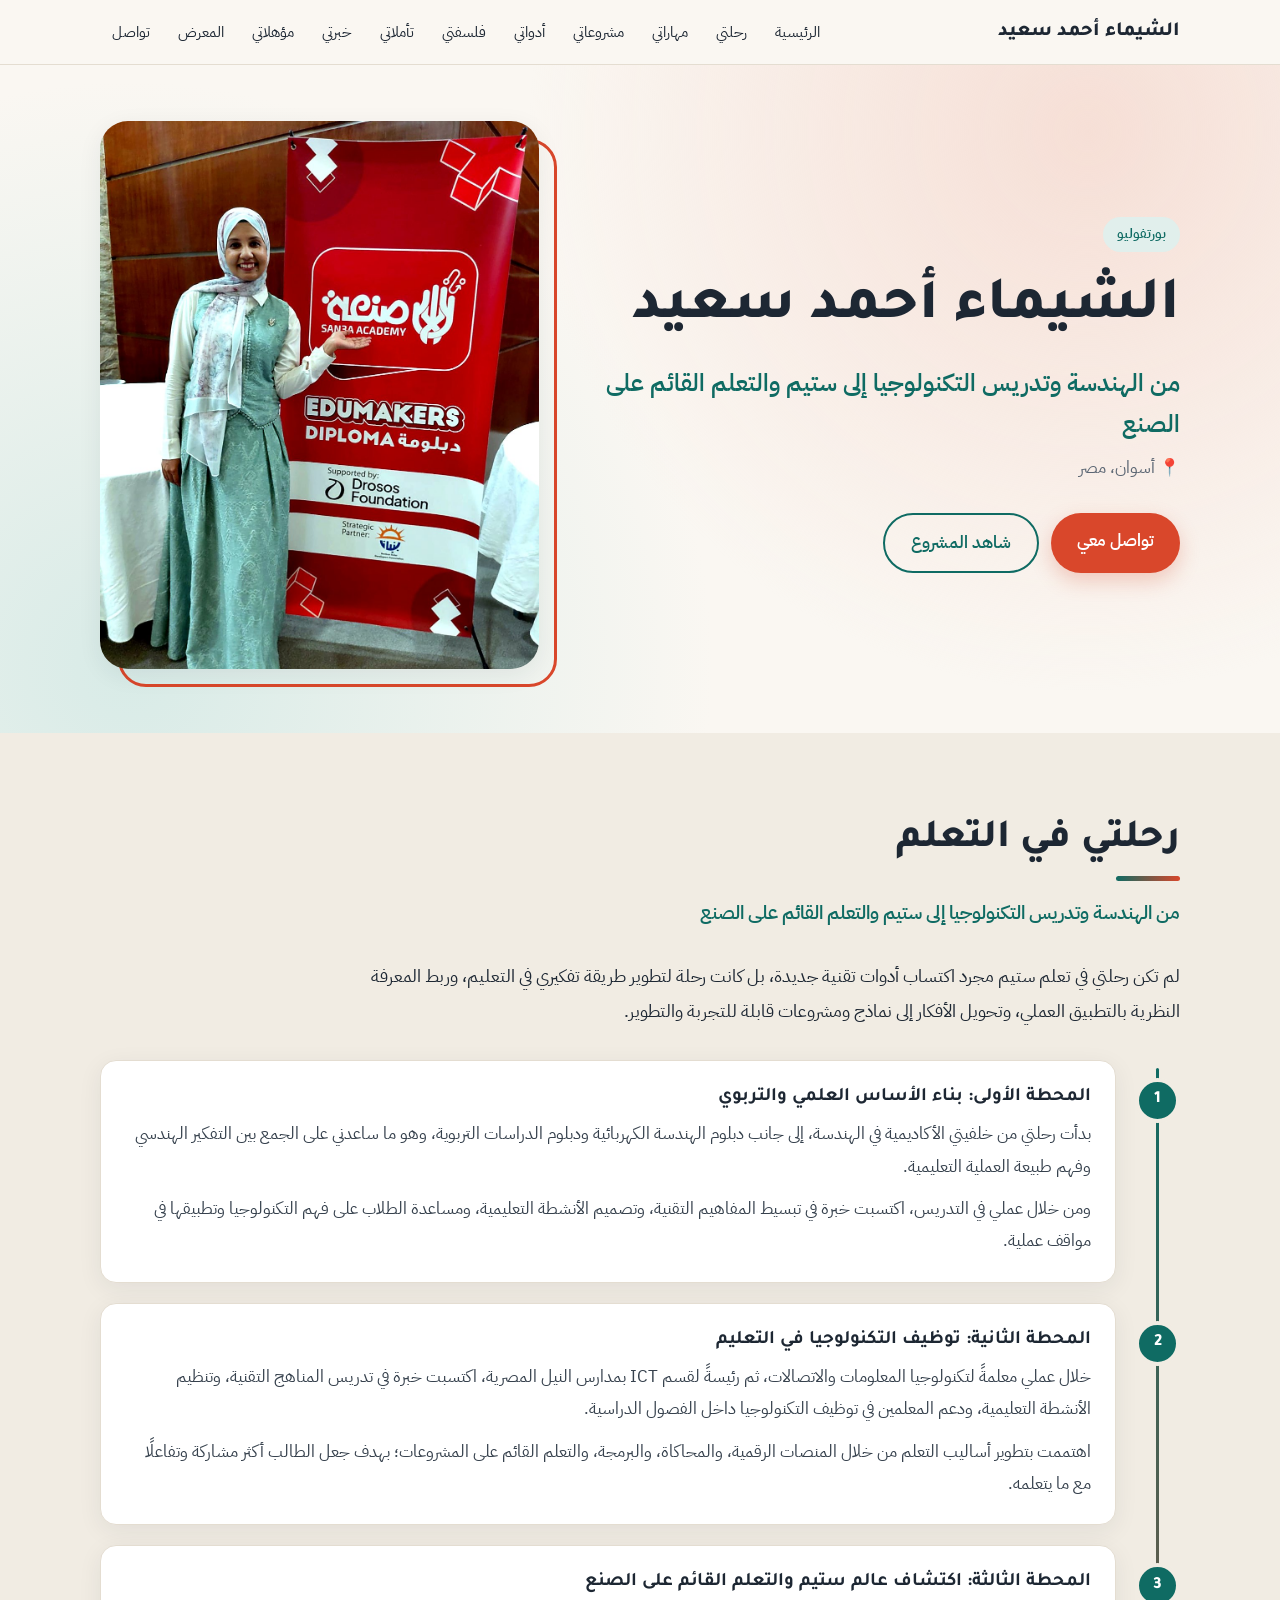
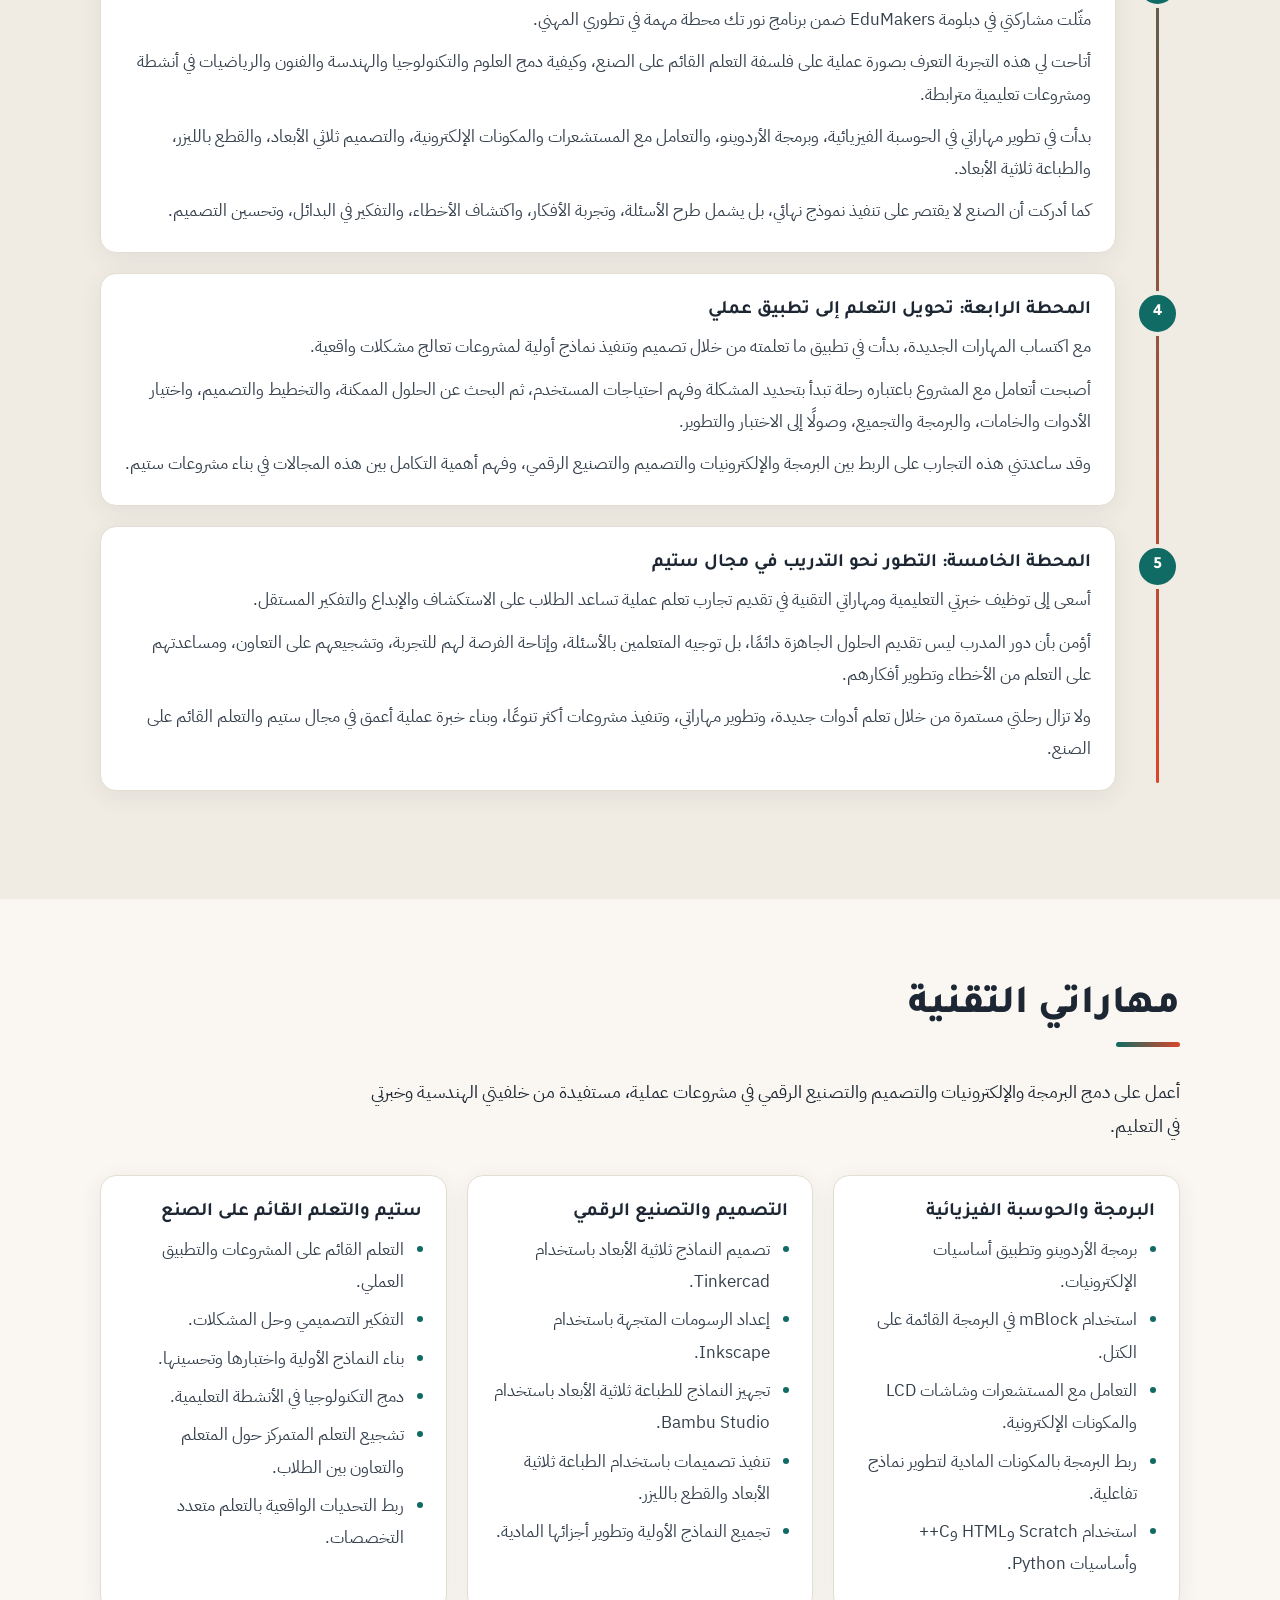
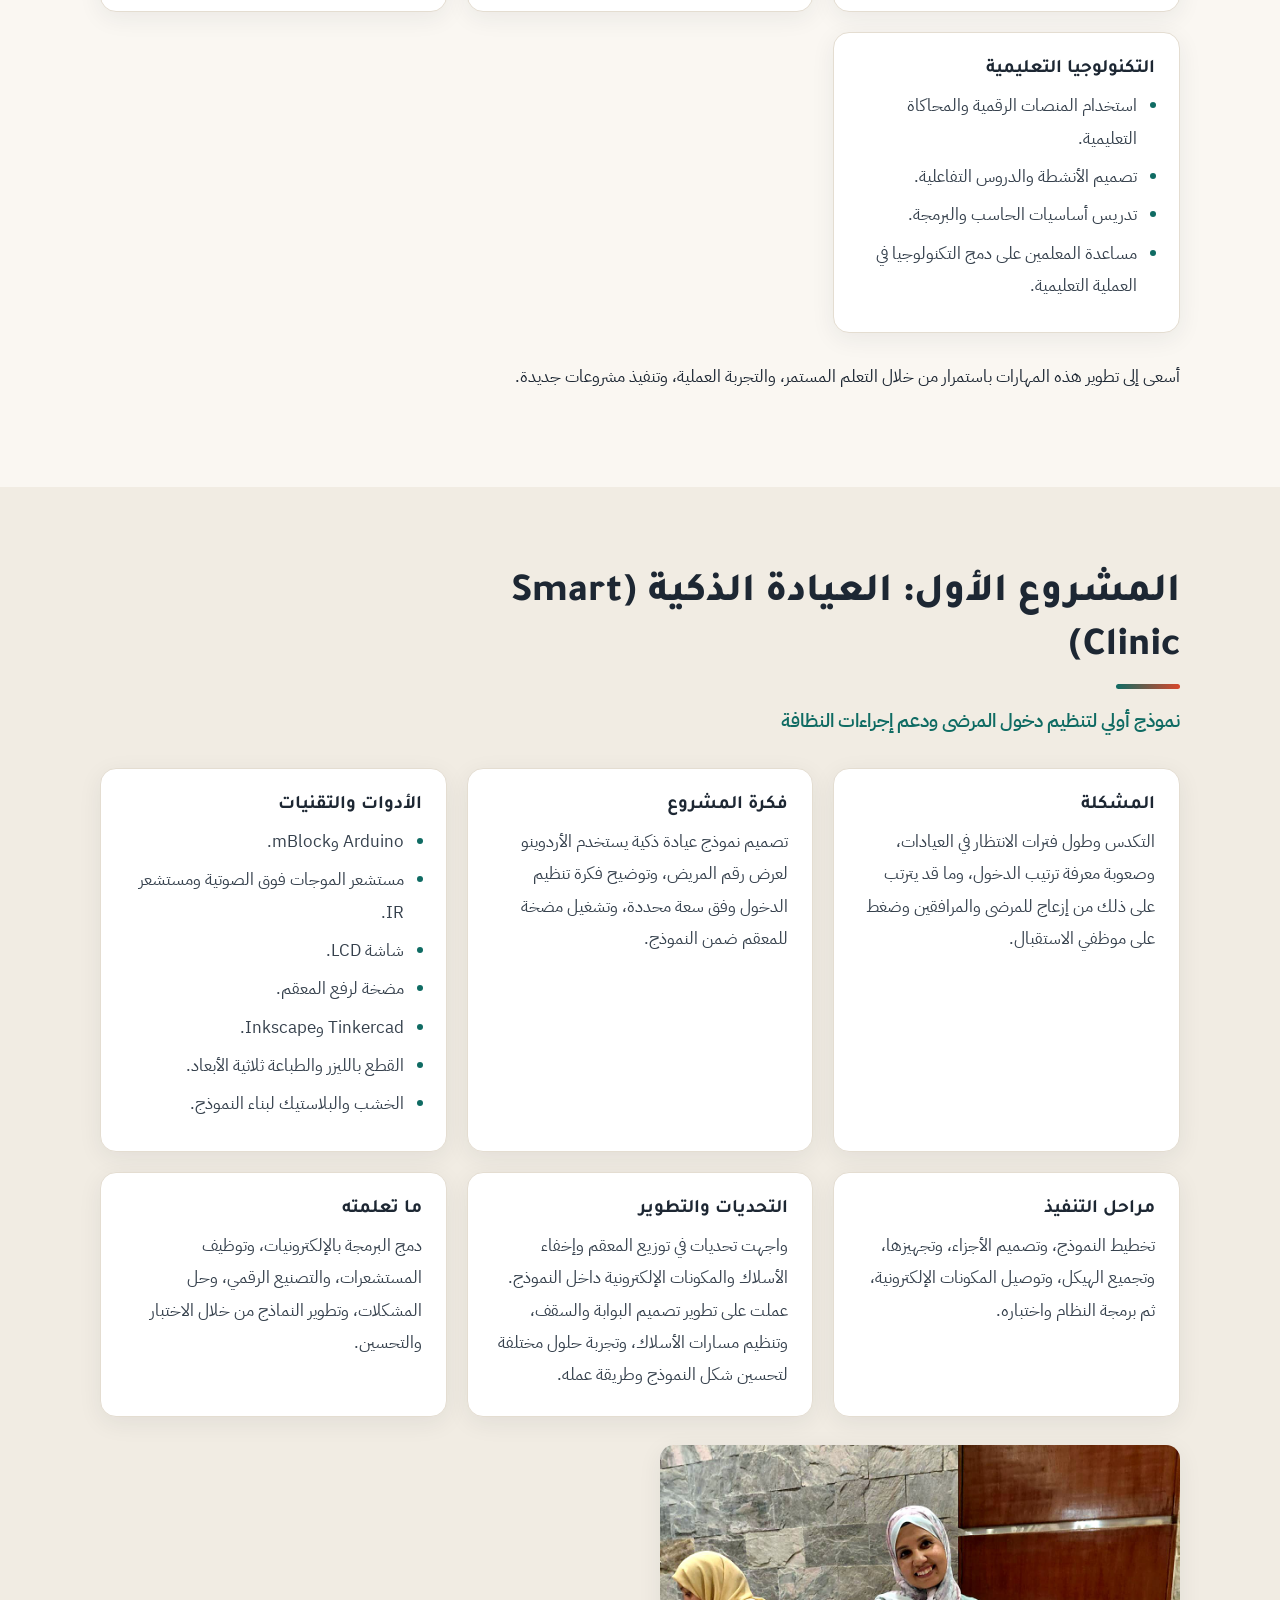
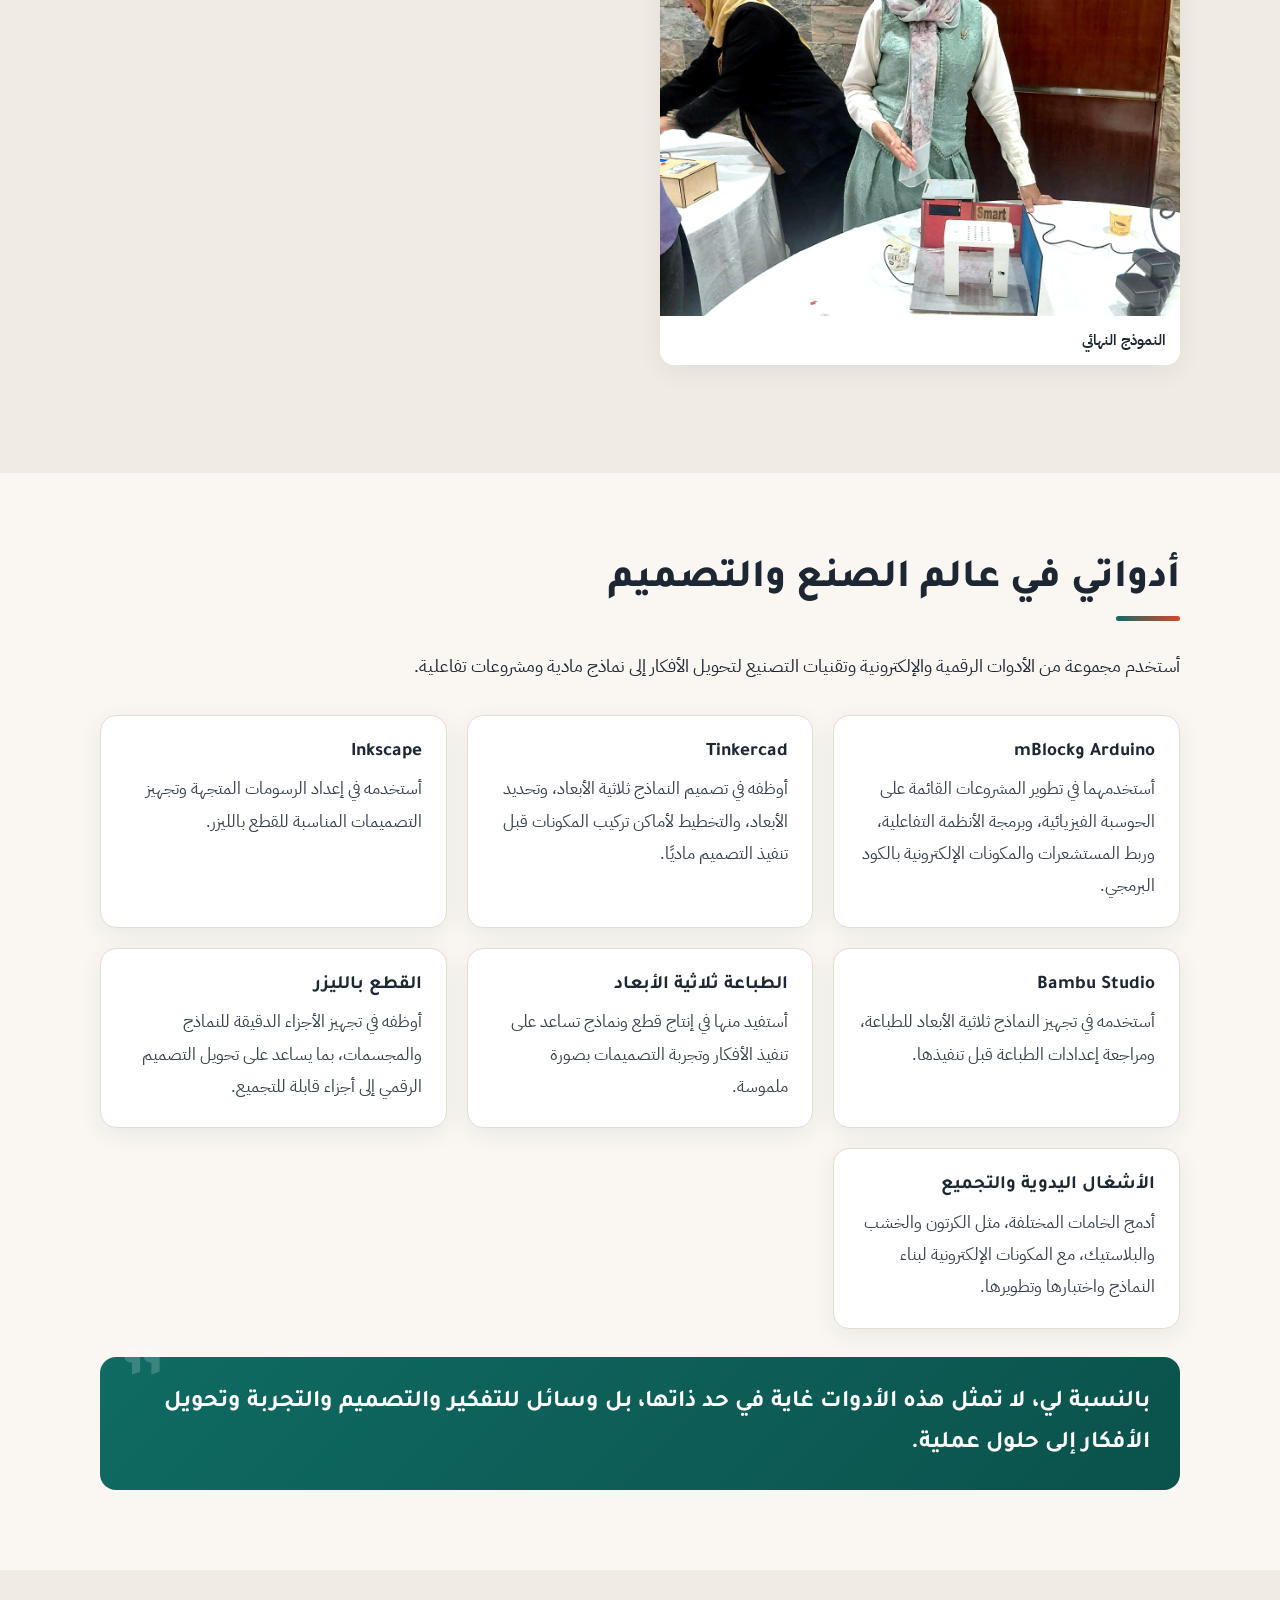
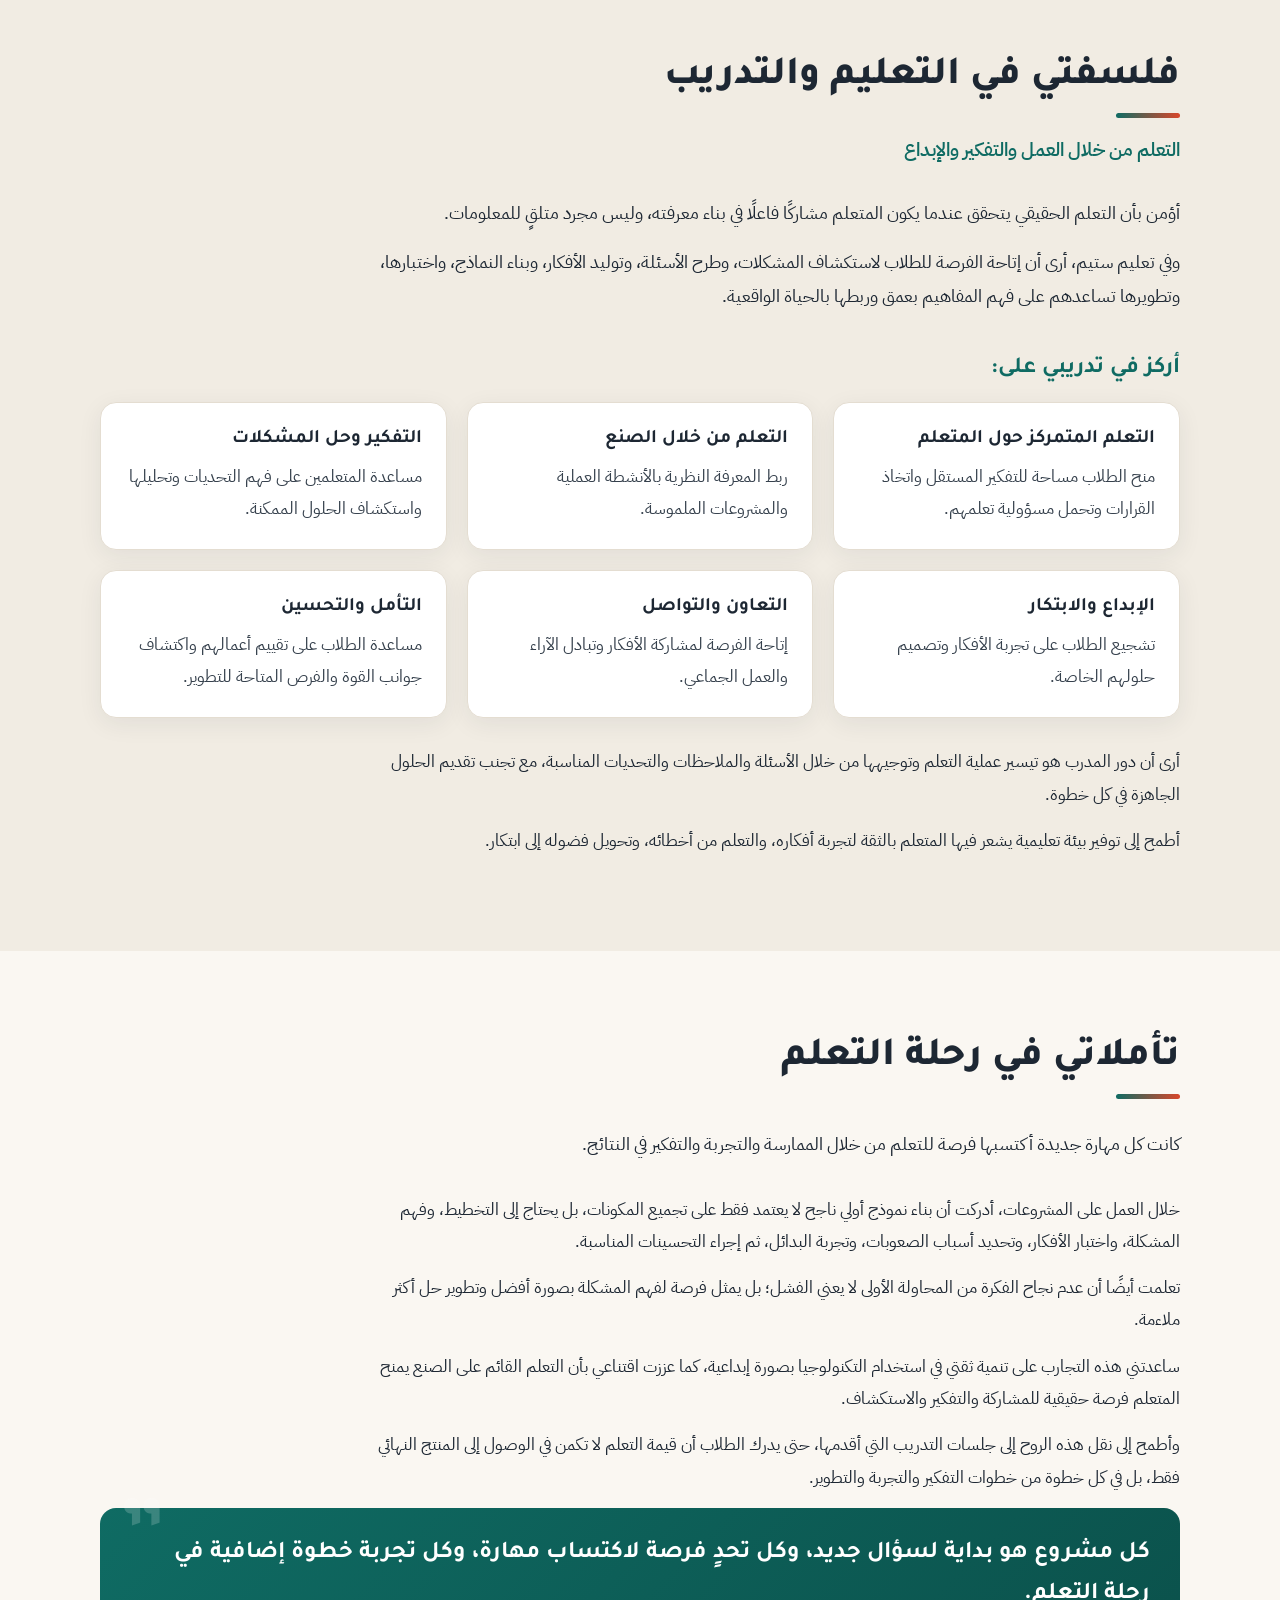
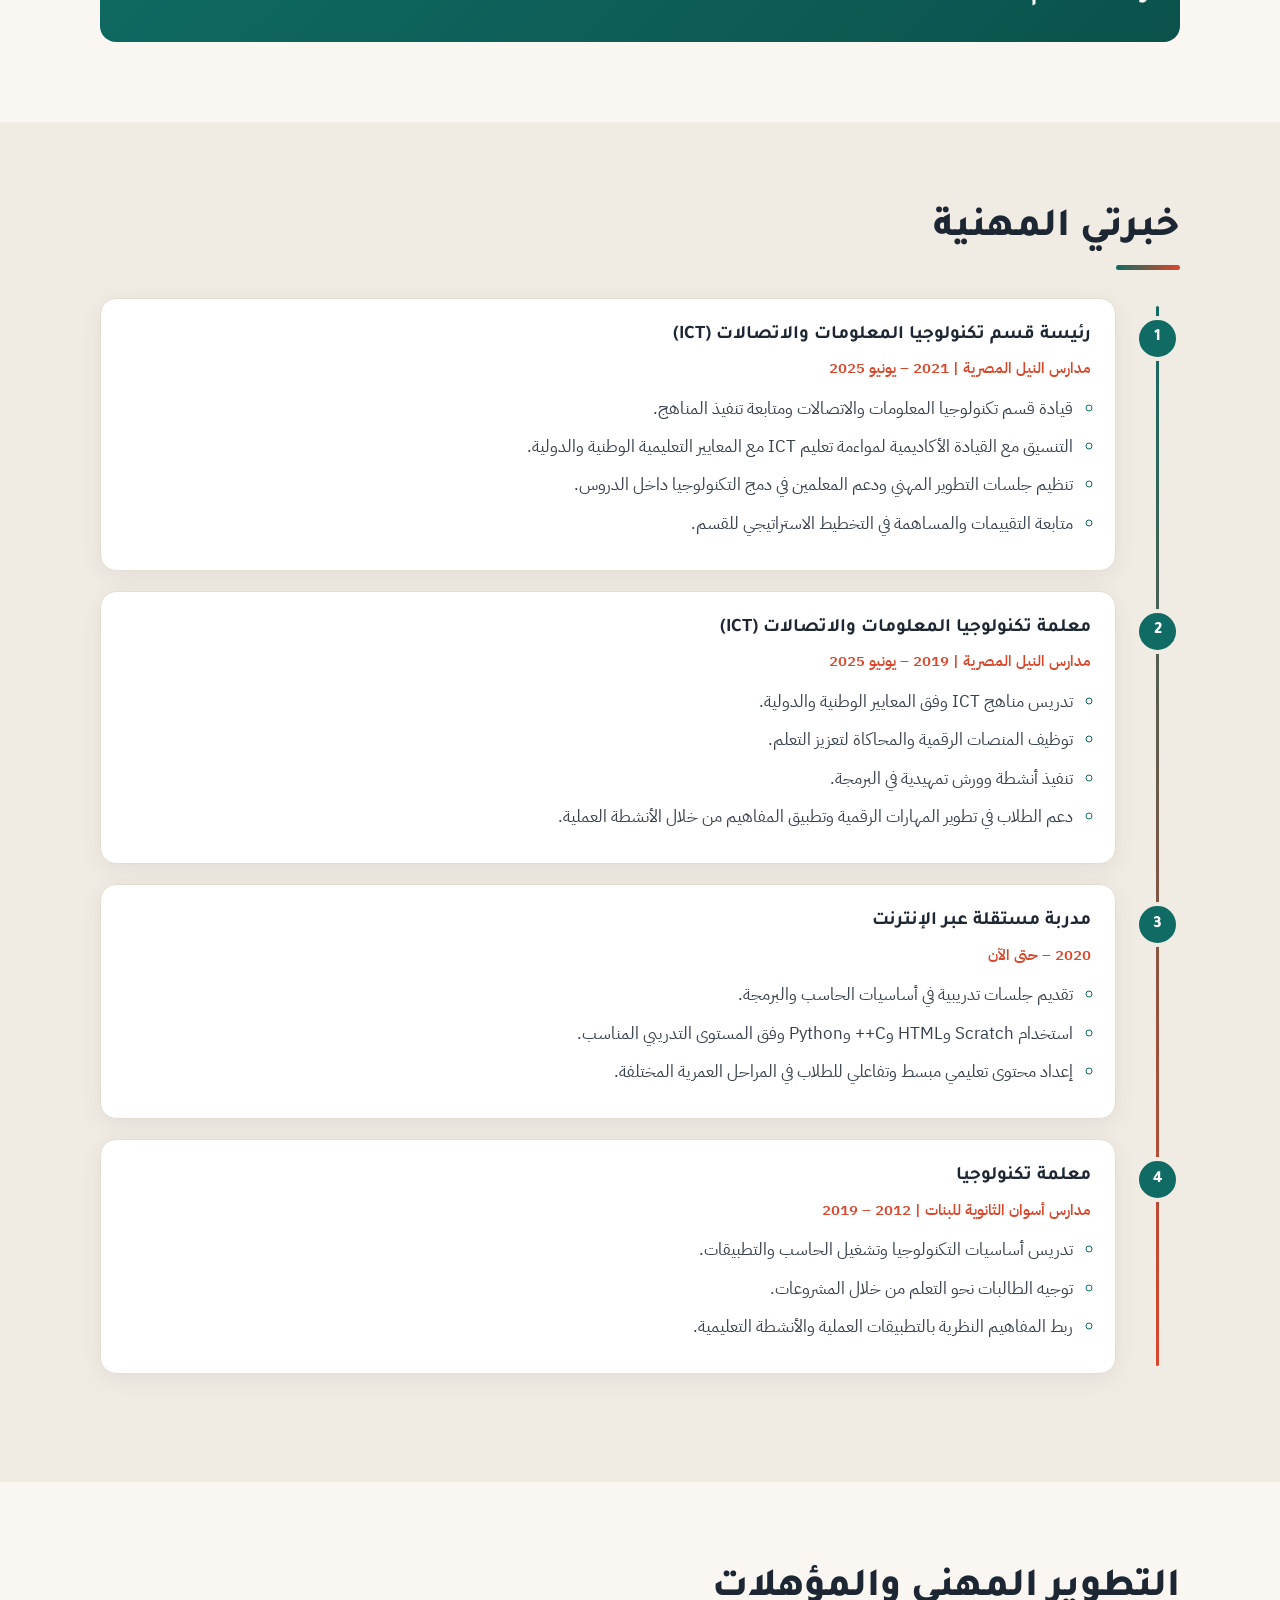
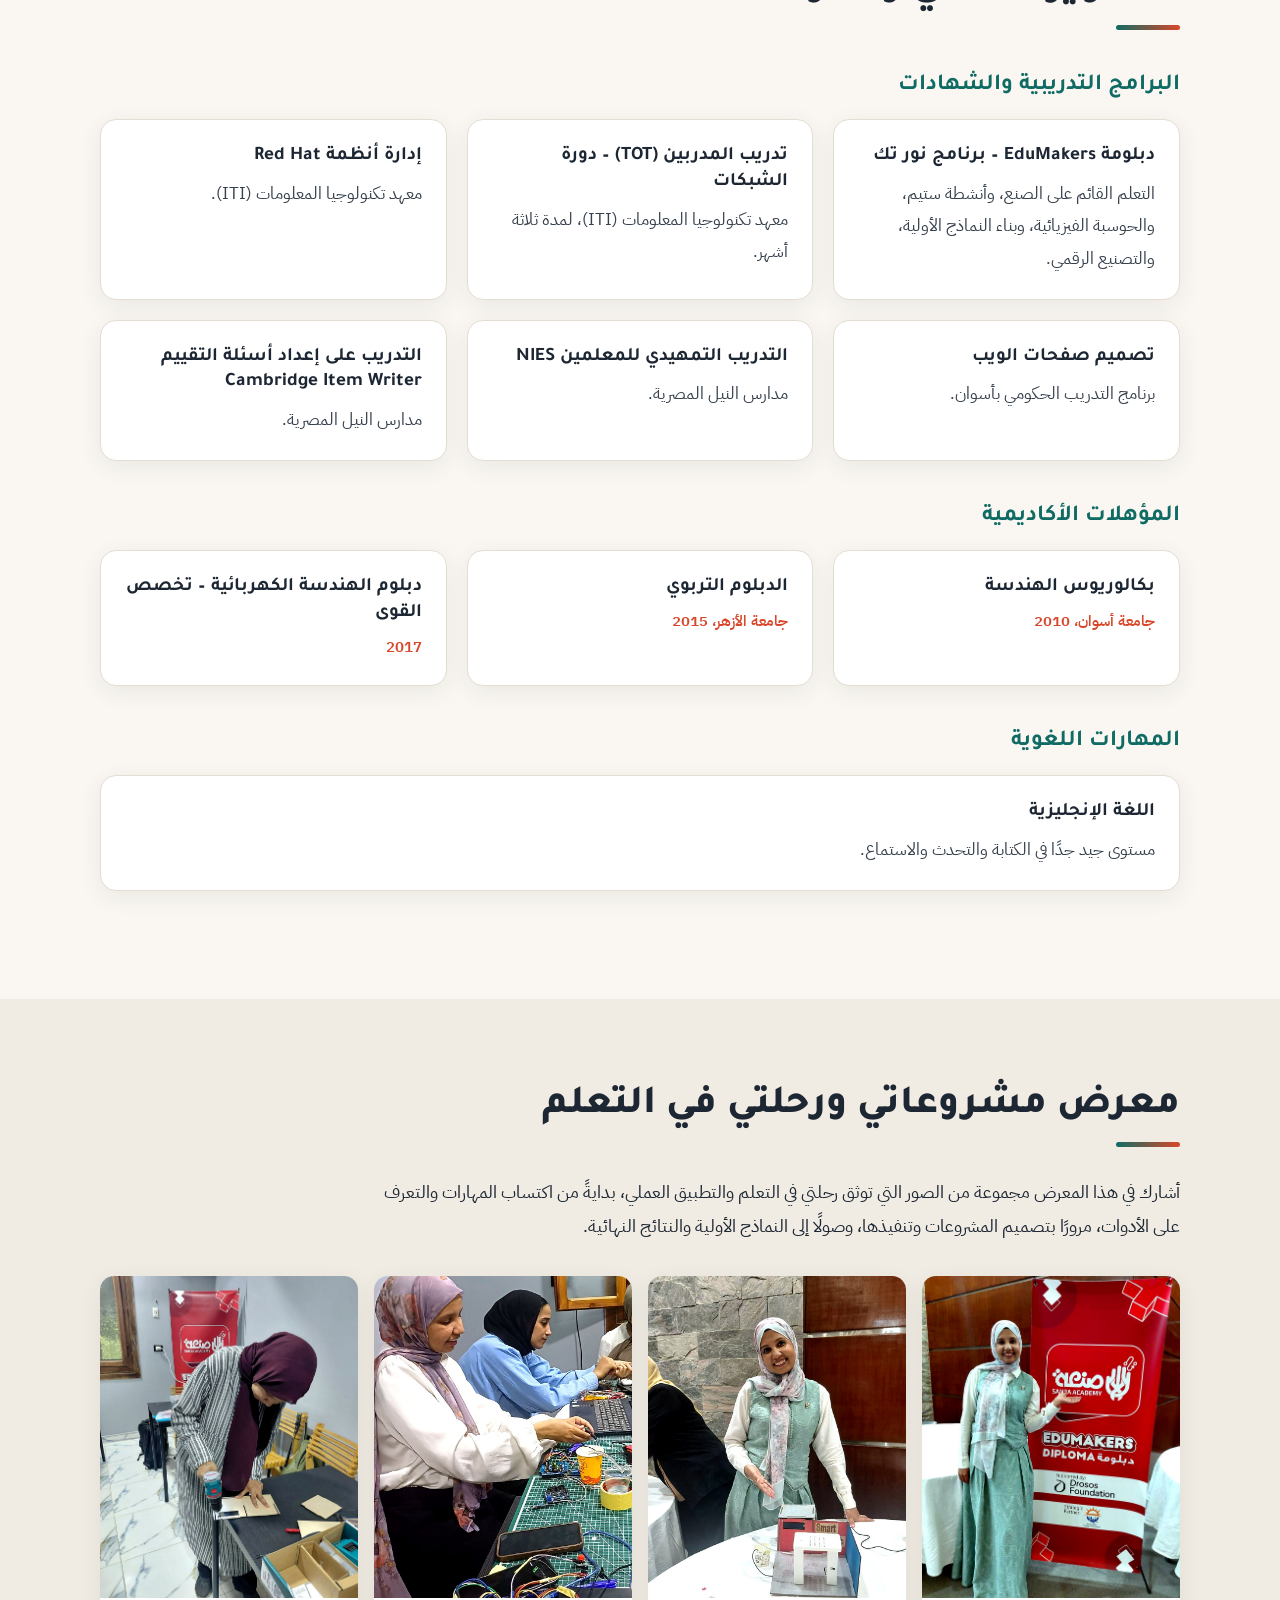
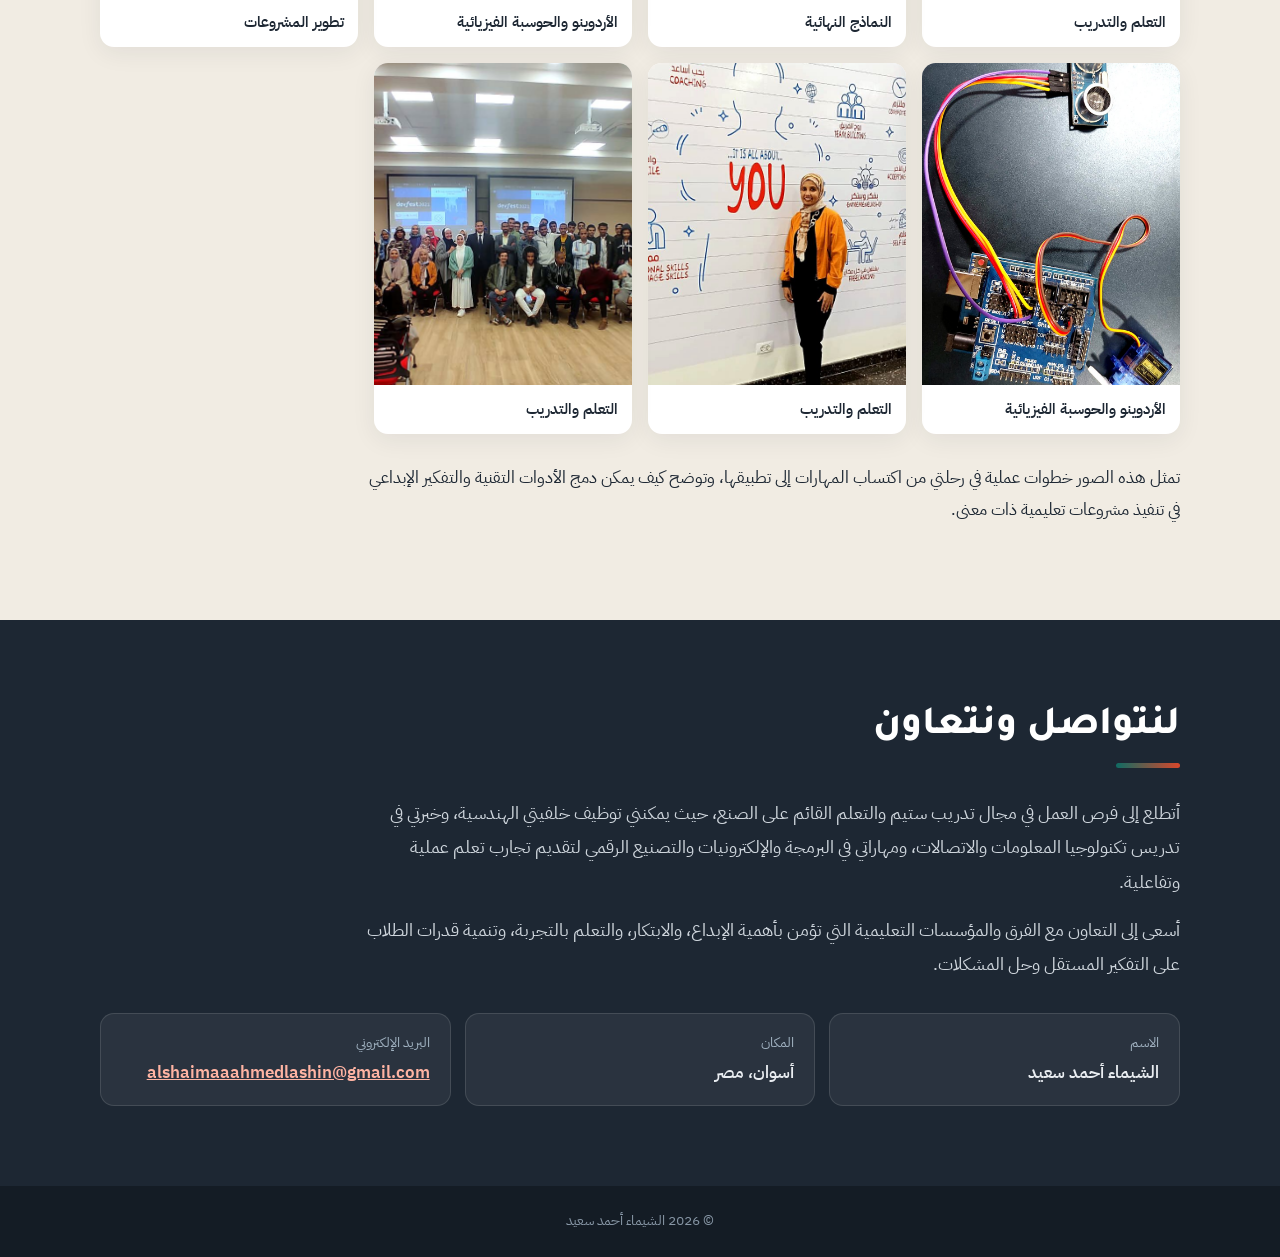
<file: index.html>
<!doctype html>
<html lang="ar" dir="rtl">
<head>
<meta charset="utf-8">
<meta name="viewport" content="width=device-width, initial-scale=1">
<title>الشيماء أحمد سعيد | بورتفوليو</title>
<meta name="description" content="بورتفوليو الشيماء أحمد سعيد: من الهندسة وتدريس التكنولوجيا إلى ستيم والتعلم القائم على الصنع.">
<meta property="og:title" content="الشيماء أحمد سعيد | بورتفوليو">
<meta property="og:description" content="من الهندسة وتدريس التكنولوجيا إلى ستيم والتعلم القائم على الصنع">
<meta property="og:image" content="images/01.jpg">
<link rel="preconnect" href="https://fonts.googleapis.com">
<link rel="preconnect" href="https://fonts.gstatic.com" crossorigin>
<link href="https://fonts.googleapis.com/css2?family=IBM+Plex+Sans+Arabic:wght@400;500;600&family=Tajawal:wght@700;800&display=swap" rel="stylesheet">
<link rel="stylesheet" href="style.css">
</head>
<body>
<header class="topbar">
  <div class="wrap topbar-in">
    <a href="#hero" class="brand" id="brand">الشيماء أحمد سعيد</a>
    <button class="menu-btn" id="menuBtn" aria-label="القائمة" aria-expanded="false"><span></span><span></span><span></span></button>
    <nav id="nav" class="nav"></nav>
  </div>
</header>
<main id="main"></main>
<footer class="footer"><div class="wrap" id="footer"></div></footer>
<div class="lightbox" id="lightbox" hidden>
  <button class="lb-close" id="lbClose" aria-label="إغلاق">×</button>
  <img id="lbImg" alt="">
  <p id="lbCap"></p>
</div>
<script src="content.js"></script>
<script src="app.js"></script>
</body>
</html>
</file>
<file: style.css>
:root{
  --bg:#faf7f2; --bg-alt:#f1ece3; --card:#ffffff; --ink:#1d2733; --muted:#5b6673;
  --primary:#0f6b63; --primary-soft:#e1efec; --accent:#d9472b; --line:#e4ddd1;
  --radius:16px; --shadow:0 6px 24px rgba(29,39,51,.07);
  --head:"Tajawal",system-ui,sans-serif; --body:"IBM Plex Sans Arabic",system-ui,sans-serif;
}
*{box-sizing:border-box}
html{scroll-behavior:smooth;scroll-padding-top:72px}
body{margin:0;background:var(--bg);color:var(--ink);font-family:var(--body);font-size:17px;line-height:1.9;-webkit-font-smoothing:antialiased}
img{max-width:100%;display:block}
a{color:var(--primary)}
.wrap{max-width:1120px;margin:0 auto;padding:0 20px}
h1,h2,h3,h4{font-family:var(--head);line-height:1.35;margin:0}

/* top bar */
.topbar{position:sticky;top:0;z-index:20;background:rgba(250,247,242,.92);backdrop-filter:blur(10px);border-bottom:1px solid var(--line)}
.topbar-in{display:flex;align-items:center;gap:16px;min-height:64px}
.brand{font-family:var(--head);font-weight:800;font-size:20px;color:var(--ink);text-decoration:none;white-space:nowrap}
.nav{display:flex;gap:4px;margin-inline-start:auto;flex-wrap:wrap}
.nav a{color:var(--ink);text-decoration:none;font-size:15px;padding:6px 12px;border-radius:999px;transition:background .2s}
.nav a:hover{background:var(--primary-soft);color:var(--primary)}
.menu-btn{display:none;margin-inline-start:auto;background:none;border:0;padding:10px;cursor:pointer}
.menu-btn span{display:block;width:24px;height:2px;background:var(--ink);margin:5px 0;border-radius:2px}

/* hero */
.hero{padding:56px 0 64px;background:radial-gradient(circle at 85% 10%,#f6dfd6 0,transparent 45%),radial-gradient(circle at 10% 90%,#d8ebe7 0,transparent 45%)}
.hero-in{display:grid;grid-template-columns:1.15fr .85fr;gap:48px;align-items:center}
.eyebrow{display:inline-block;background:var(--primary-soft);color:var(--primary);font-weight:600;font-size:14px;padding:4px 14px;border-radius:999px;margin-bottom:16px}
.hero h1{font-size:clamp(36px,6vw,60px);font-weight:800;color:var(--ink)}
.lead{font-size:clamp(19px,2.4vw,24px);color:var(--primary);font-weight:600;margin:14px 0 8px;line-height:1.7}
.loc{color:var(--muted);margin:0 0 28px}
.loc::before{content:"📍 ";}
.cta{display:flex;gap:12px;flex-wrap:wrap}
.btn{display:inline-block;padding:12px 26px;border-radius:999px;font-weight:600;text-decoration:none;transition:transform .15s,box-shadow .15s}
.btn:hover{transform:translateY(-2px)}
.btn.primary{background:var(--accent);color:#fff;box-shadow:0 8px 20px rgba(217,71,43,.25)}
.btn.ghost{border:2px solid var(--primary);color:var(--primary)}
.hero-photo{position:relative}
.hero-photo::before{content:"";position:absolute;inset:18px -18px -18px 18px;border:3px solid var(--accent);border-radius:28px;z-index:0}
.hero-photo img{position:relative;z-index:1;width:100%;aspect-ratio:4/5;object-fit:cover;object-position:30% 20%;border-radius:28px;box-shadow:var(--shadow)}

/* sections */
.sec{padding:80px 0}
.sec.alt{background:var(--bg-alt)}
.sec-head{margin-bottom:28px;max-width:760px}
.sec-head h2{font-size:clamp(28px,4vw,40px);font-weight:800;position:relative;padding-bottom:14px}
.sec-head h2::after{content:"";position:absolute;bottom:0;right:0;width:64px;height:5px;border-radius:5px;background:linear-gradient(90deg,var(--primary),var(--accent))}
.sec-sub{color:var(--primary);font-weight:600;font-size:19px;margin:14px 0 0}
.prose{max-width:820px}
.prose p{margin:0 0 14px}
.prose h3{font-size:22px;margin:0 0 10px}
.intro{font-size:18px;margin-bottom:32px}
h3.sub{font-size:23px;margin:40px 0 18px;color:var(--primary)}
h3.sub:first-child{margin-top:0}

.grid{display:grid;grid-template-columns:repeat(auto-fill,minmax(270px,1fr));gap:20px;margin:0 0 28px}
.grid.one{grid-template-columns:1fr}
.card{background:var(--card);border:1px solid var(--line);border-radius:var(--radius);padding:24px;box-shadow:var(--shadow);transition:transform .2s,box-shadow .2s}
.card:hover{transform:translateY(-3px);box-shadow:0 12px 30px rgba(29,39,51,.1)}
.card h4{font-size:19px;font-weight:700;margin-bottom:8px;color:var(--ink)}
.card .meta{color:var(--accent);font-weight:600;font-size:15px;margin:-2px 0 10px}
.card p{margin:0 0 10px;color:#36414d}
.card p:last-child{margin-bottom:0}
.card ul{margin:0;padding:0 18px 0 0}
.card li{margin-bottom:6px;color:#36414d}
.card li::marker{color:var(--primary)}
.card-img{border-radius:10px;margin-bottom:14px;aspect-ratio:16/10;object-fit:cover;width:100%}

/* timeline */
.timeline{list-style:none;margin:0 0 28px;padding:0;position:relative}
.timeline::before{content:"";position:absolute;top:8px;bottom:8px;right:21px;width:3px;background:linear-gradient(var(--primary),var(--accent));border-radius:3px}
.tl-item{position:relative;padding-right:64px;margin-bottom:20px}
.tl-dot{position:absolute;right:0;top:18px;width:45px;height:45px;border-radius:50%;background:var(--primary);color:#fff;font-family:var(--head);font-weight:800;display:grid;place-items:center;border:4px solid var(--bg);z-index:1}
.alt .tl-dot{border-color:var(--bg-alt)}

/* quote */
.quote{margin:12px 0 0;padding:26px 30px;border-radius:var(--radius);background:linear-gradient(135deg,var(--primary),#0b524c);color:#fff;font-family:var(--head);font-weight:700;font-size:clamp(19px,2.4vw,24px);line-height:1.7;position:relative}
.quote::before{content:"”";position:absolute;top:-8px;left:18px;font-size:90px;opacity:.18;line-height:1}

/* gallery */
.gallery{display:grid;grid-template-columns:repeat(auto-fill,minmax(240px,1fr));gap:16px;margin:0 0 28px}
.gallery figure{margin:0;background:var(--card);border-radius:14px;overflow:hidden;box-shadow:var(--shadow)}
.gallery.single{grid-template-columns:1fr;max-width:520px}
.gallery.single .ph img{aspect-ratio:auto}
.ph{display:block;width:100%;padding:0;border:0;background:none;cursor:zoom-in}
.ph{overflow:hidden}
.ph img{width:100%;aspect-ratio:4/5;object-fit:cover;transition:transform .35s}
.ph:hover img{transform:scale(1.03)}
.gallery figcaption{padding:10px 14px;font-size:15px;font-weight:600;color:var(--ink)}
.gallery figcaption small{display:block;font-weight:400;color:var(--muted)}

/* contact */
.sec-contact{background:var(--ink);color:#e9edf1}
.sec-contact .sec-head h2{color:#fff}
.sec-contact .prose{color:#cfd6dd}
.contact-box{display:grid;grid-template-columns:repeat(auto-fit,minmax(220px,1fr));gap:14px;margin-top:8px}
.ci{background:rgba(255,255,255,.06);border:1px solid rgba(255,255,255,.12);border-radius:14px;padding:16px 20px}
.ci span{display:block;font-size:14px;color:#9fb0bf}
.ci b{font-weight:600;font-size:17px;word-break:break-word}
.ci a{color:#ffb4a3}

.footer{background:#141c25;color:#8796a5;text-align:center;font-size:14px;padding:22px 0}

/* lightbox */
.lightbox{position:fixed;inset:0;z-index:50;background:rgba(10,14,20,.92);display:flex;flex-direction:column;align-items:center;justify-content:center;padding:20px}
.lightbox[hidden]{display:none}
.lightbox img{max-width:100%;max-height:82vh;border-radius:10px}
.lightbox p{color:#fff;margin:12px 0 0}
.lb-close{position:absolute;top:12px;left:16px;background:none;border:0;color:#fff;font-size:42px;cursor:pointer;line-height:1}

@media (max-width:900px){
  .menu-btn{display:block}
  .nav{display:none;position:absolute;top:64px;right:0;left:0;flex-direction:column;background:var(--bg);border-bottom:1px solid var(--line);padding:10px 16px 16px;box-shadow:var(--shadow)}
  .nav.open{display:flex}
  .nav a{padding:10px 12px}
  .hero-in{grid-template-columns:1fr;gap:36px}
  .hero-photo{max-width:420px;margin:0 auto 10px;width:88%}
}
@media (max-width:560px){
  body{font-size:16px}
  .wrap{padding:0 16px}
  .sec{padding:56px 0}
  .hero{padding:32px 0 48px}
  .card{padding:20px}
  .tl-item{padding-right:52px}
  .tl-dot{width:38px;height:38px;right:2px}
  .timeline::before{right:19px}
}
@media (prefers-reduced-motion:reduce){*{transition:none!important;scroll-behavior:auto!important}}
</file>
